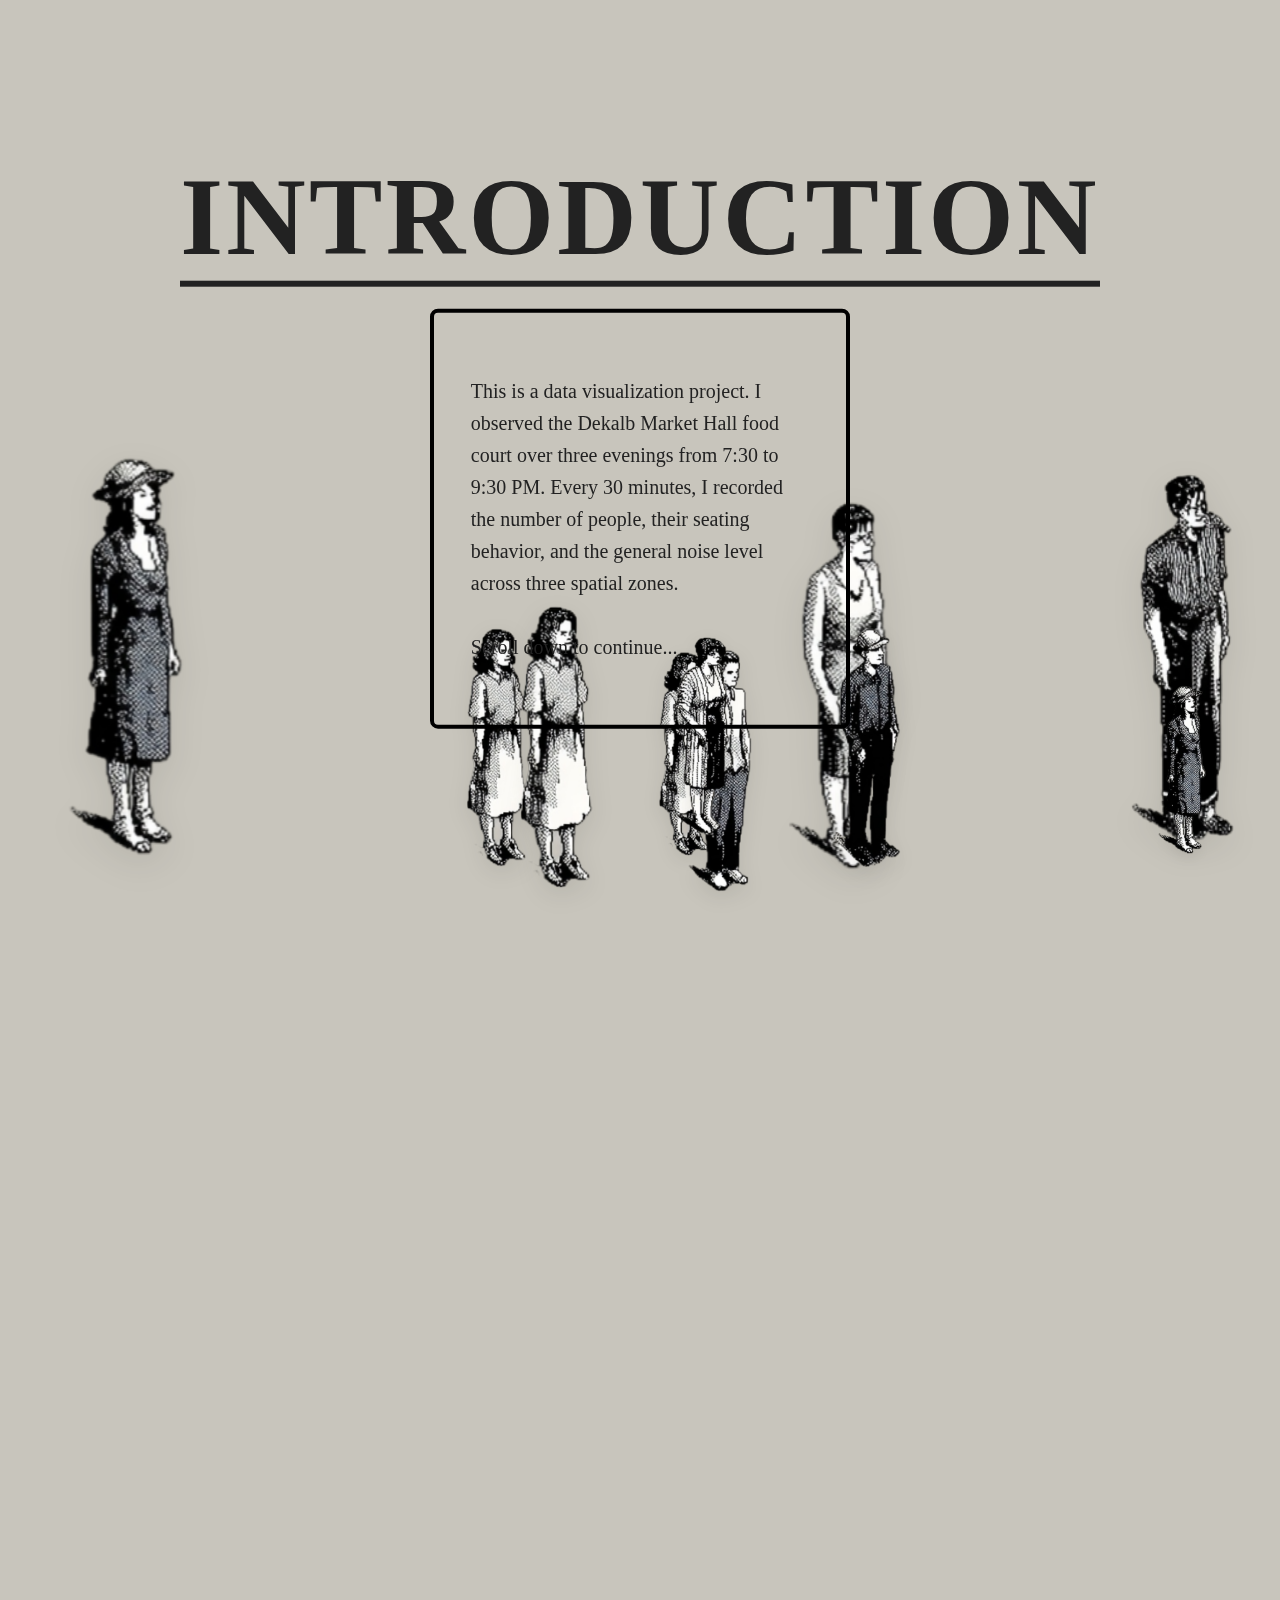
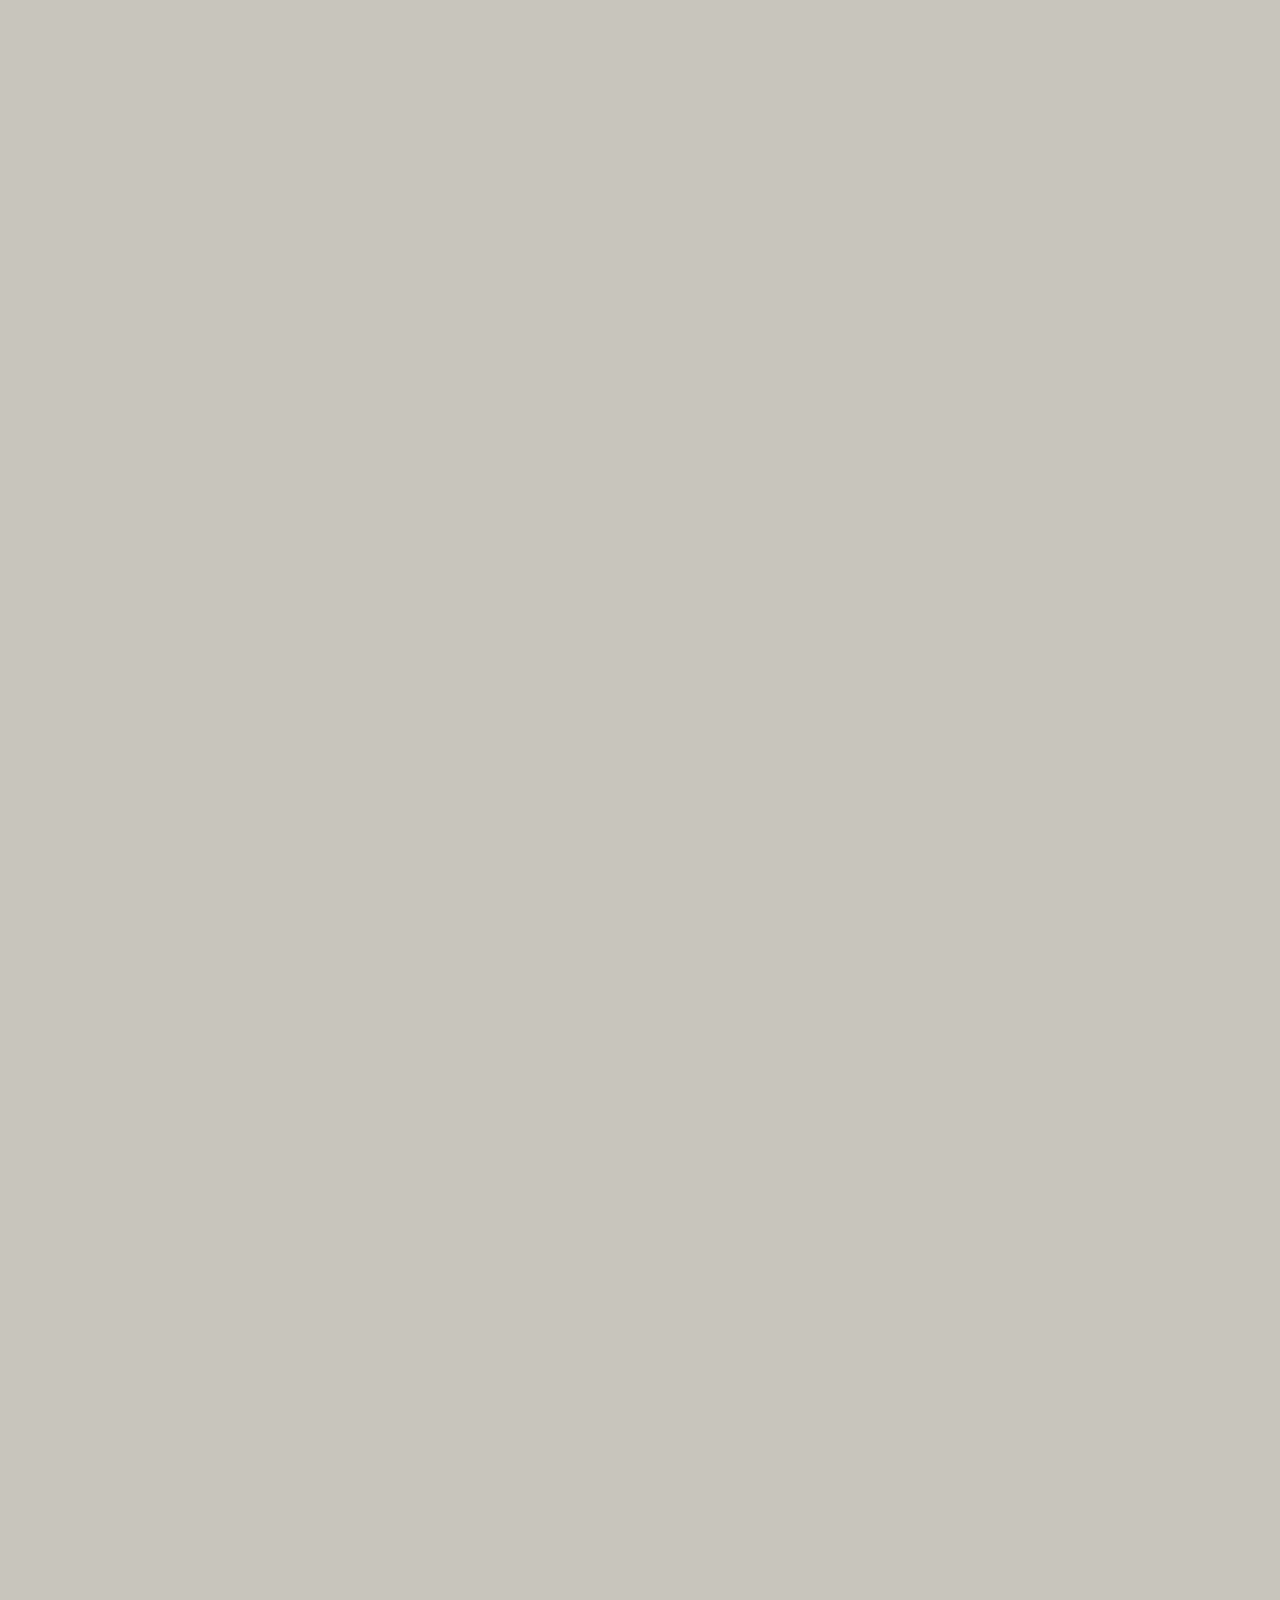
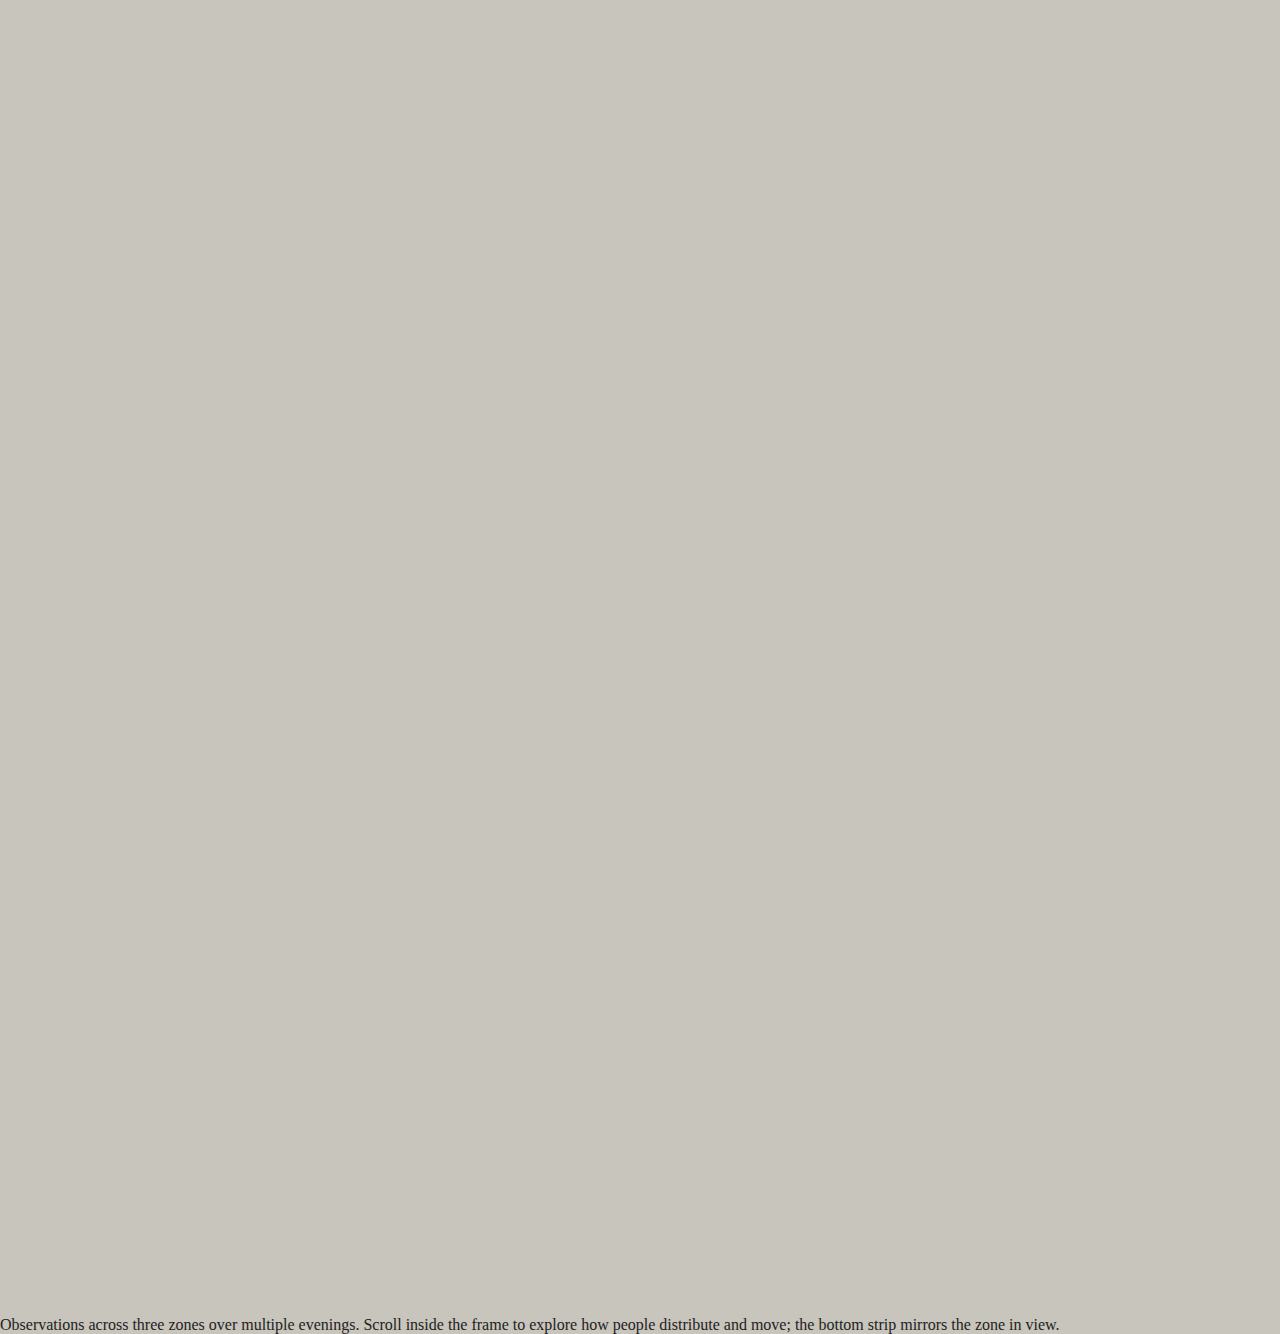
<file: index.html>
<!DOCTYPE html>
<html lang="zh-CN">
<head>
  <meta charset="utf-8" />
  <meta name="viewport" content="width=device-width, initial-scale=1" />
  <title>Zones Crowd Scroll</title>
  <link rel="stylesheet" href="style.css" />
</head>
<body>

  <!-- 居中相框（新增） -->
  <div class="frame">
    <main>
      <!-- 首页：项目简介 -->
      <section class="screen intro">
        <div class="centerHUD introHUD">
          <h1 id="introTitle">INTRODUCTION</h1>
          <div class="square-frame">
            <p>
              This is a data visualization project. I observed the Dekalb Market Hall food court over three evenings from 7:30 to 9:30 PM.
              Every 30 minutes, I recorded the number of people, their seating behavior, and the general noise level across three spatial zones.
              <br><br>
              Scroll down to continue...
            </p>
          </div>
        </div>
      </section>

      <!-- 三个区域页 -->
      <section class="screen" data-zone="1"
        data-title="ZONE1"
        data-text="Zone 1 consistently attracts more people and longer stays. It contains lots of long tables and more seats. It is normally the noisiest zone.">
      </section>

      <section class="screen" data-zone="2"
        data-title="ZONE2"
        data-text="Zone 2 is filled with small round tables for pairs. It often becomes full, and people tend to stay longer.">
      </section>

      <section class="screen" data-zone="3"
        data-title="ZONE3"
        data-text="Zone 3 remains a passing area. It is the quietest zone. Only when other areas are full will people come here. Normally, people prefer to wait for takeouts here. Scroll to continue. ">
      </section>

      <!-- 隐形触发器 -->
      <section class="screen end-trigger"></section>
    </main>

    <!-- 中心 HUD（放到相框内） -->
    <div class="centerHUD zoneHUD is-hidden">
      <h1 id="hudTitle">ZONE1</h1>
      <div class="square-frame">
        <p id="hudText">Zone 1 consistently attracts more people and longer stays…</p>
      </div>
    </div>

    <!-- 底部人物轨道（放到相框内） -->
    <div class="people-strip" id="peopleStrip" aria-hidden="true">
      <div class="panel" data-zone="1"></div>
      <div class="panel" data-zone="2"></div>
      <div class="panel" data-zone="3"></div>
    </div>
  </div>

  <!-- 相框下的说明段落（新增，可改文案） -->
  <p class="frame-caption">
    Observations across three zones over multiple evenings. Scroll inside the frame to explore how people distribute and move; the bottom strip mirrors the zone in view.
  </p>

  <script src="main.js"></script>
  <script>
    // 监听页面滚动到底部时跳转
    const endTrigger = document.querySelector(".end-trigger");
    const ioEnd = new IntersectionObserver((entries)=>{
      if(entries[0].isIntersecting){
        setTimeout(()=>{ window.location.href = "flow.html"; }, 1000);
      }
    },{threshold:0.5});
    ioEnd.observe(endTrigger);
  </script>
</body>
</html>
</file>
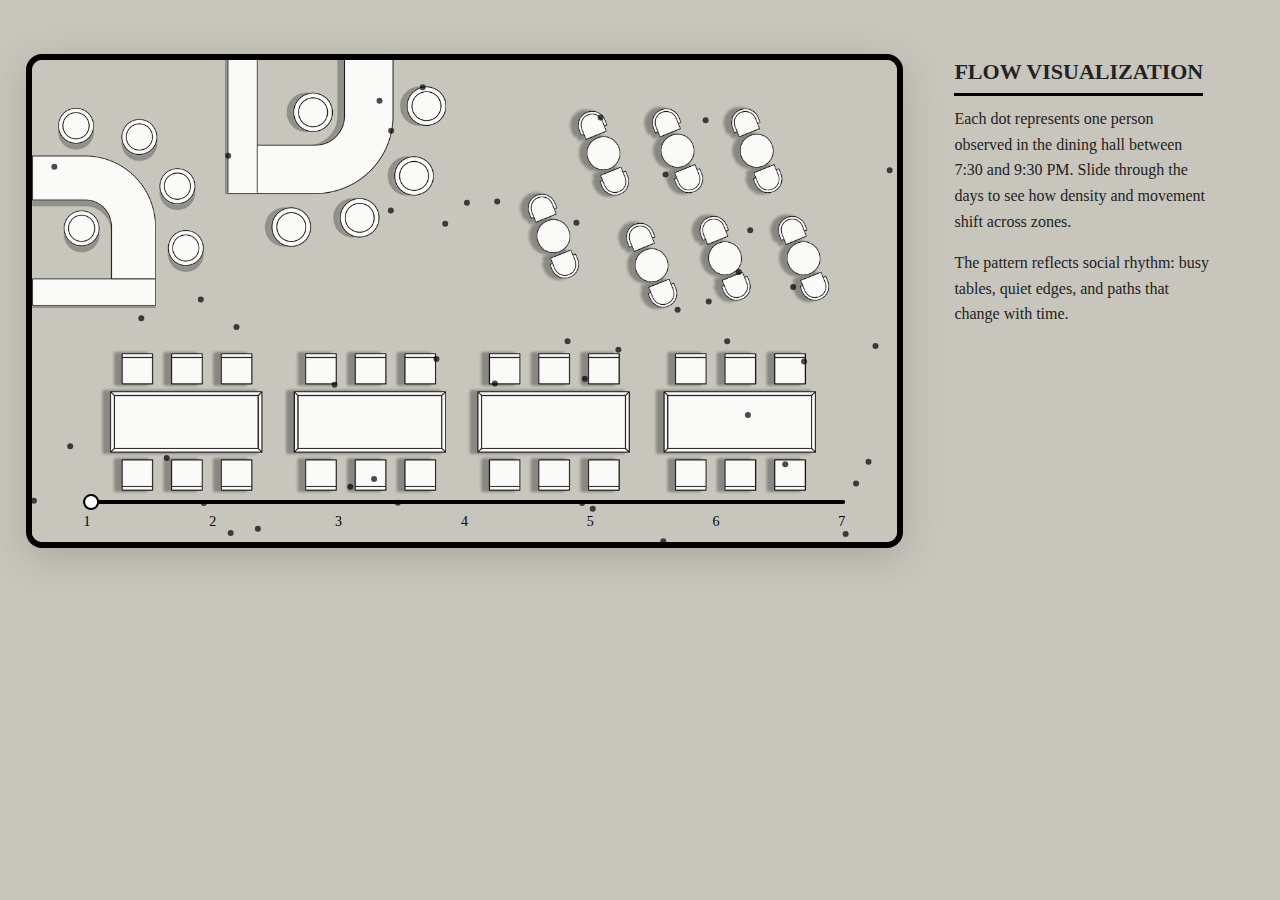
<file: flow.html>
<!DOCTYPE html>
<html lang="zh-CN">
<head>
  <meta charset="UTF-8" />
  <title>Flow</title>
  <meta name="viewport" content="width=device-width, initial-scale=1" />
  <!-- 只引入 flow.css，避免与 style.css 冲突 -->
  <link rel="stylesheet" href="flow.css" />
</head>
<body>

  <div class="flow-layout">
    <!-- 左侧相框 -->
    <div class="flow-frame">
      <div class="map" id="map">
        <img src="assets/dining_shadow.png" alt="Dining plan" />
        <div class="agents-layer" id="agentsLayer"></div>

        <!-- 时间轴 -->
        <section class="floating-ui" aria-label="timeline">
          <div class="timeline-track">
            <input id="dayRange" type="range" min="1" max="7" step="1" value="1" />
            <div class="ticks">
              <button data-day="1">1</button>
              <button data-day="2">2</button>
              <button data-day="3">3</button>
              <button data-day="4">4</button>
              <button data-day="5">5</button>
              <button data-day="6">6</button>
              <button data-day="7">7</button>
            </div>
          </div>
        </section>
      </div>
    </div>

    <!-- 右侧说明 -->
    <aside class="flow-side-text">
      <h2>Flow Visualization</h2>
      <p>
        Each dot represents one person observed in the dining hall between 7:30 and 9:30 PM.
        Slide through the days to see how density and movement shift across zones.
      </p>
      <p>
        The pattern reflects social rhythm: busy tables, quiet edges, and paths that change with time.
      </p>
    </aside>
  </div>

  <!-- 你的黑点脚本 -->
  <script src="flow.js"></script>

  <!-- 极简自检（不会影响功能） -->
  <script>
    window.addEventListener('DOMContentLoaded', () => {
      const ok = document.getElementById('agentsLayer');
      if (!ok) console.error('❌ 没找到 #agentsLayer，请确认 HTML 结构。');
      else console.log('✅ Flow 页面结构加载完成。');
    });
  </script>
</body>
</html>
</file>
<file: style.css>
:root { --bg:#C8C5BC; --ink:#222; }

/* 全局 */
* { box-sizing: border-box; }
html, body { height: 100%; }
body {
  margin: 0;
  background: var(--bg);
  color: var(--ink);
  font-family: "Times New Roman", Times, serif;
  overflow-x: hidden;
  animation: fadeIn 1.2s ease forwards; /* 页面淡入 */
}

/* 每屏作为滚动锚点（只影响 index.html） */
.screen { height: 100dvh; }

/* ===== 通用居中 HUD（Intro & Zone 共用） ===== */
.centerHUD {
  position: fixed;
  left: 50%; top: 50%;
  transform: translate(-50%, -50%) translateY(var(--hudYOffset,0)) scale(var(--hudScale,1));
  z-index: 20;
  text-align: center;
  width: min(92vw, 1100px);
  transition: opacity .35s ease, transform .35s ease;
  opacity: 1;
  pointer-events: auto;
}

/* 标题 */
.centerHUD h1 {
  margin: 0 0 .6rem;
  font-size: clamp(34px, 10vw, 110px);
  letter-spacing: .03em;
  text-transform: uppercase;
  border-bottom: 6px solid var(--ink);
  display: inline-block;
}

/* 黑色正方形容器（装段落） */
.square-frame {
  width: min(52vw, 420px);
  aspect-ratio: 1 / 1;
  margin: 12px auto 18px;
  border: 4px solid #000;
  border-radius: 8px;
  display: flex;
  align-items: center;
  justify-content: center;
  padding: 18px;
  background: transparent; /* 需要半透明白可改为 rgba(255,255,255,.55) */
}

/* 容器里的段落 */
.square-frame p {
  margin: 0;
  line-height: 1.6;
  font-size: clamp(14px, 2.2vw, 20px);
  max-width: 90%;
  text-align: left;
  text-wrap: pretty;
}

/* 隐藏状态（用于 Intro 淡出或 Zone HUD 初始隐藏） */
.centerHUD.is-hidden {
  opacity: 0;
  --hudYOffset: -8px;
  --hudScale: .98;
  visibility: hidden;
  pointer-events: none;
}

/* ===== 底部人群轨道（只影响 index.html） ===== */
.people-strip{
  position: fixed; inset: auto 0 0 0;
  height: 36dvh; pointer-events: none; z-index: 5;
  transform: translateX(0);
  transition: transform 900ms cubic-bezier(.22,.61,.36,1);
  will-change: transform;
  display: grid; grid-auto-flow: column; grid-auto-columns: 100vw;
}
.panel { position: relative; height: 100%; }

.person{
  position: absolute; bottom: 0; transform-origin: bottom center;
  filter: drop-shadow(0 1px 0 rgba(0,0,0,.04)) drop-shadow(0 8px 12px rgba(0,0,0,.08));
  user-select: none;
}
.person img{
  display: block; height: auto; width: auto; max-height: 34dvh; object-fit: contain;
}

/* 轻微上下漂移 */
@keyframes bob { 0%,100%{transform:translateY(0)} 50%{transform:translateY(-6px)} }
.person.bob { animation: bob 3.8s ease-in-out infinite; animation-delay: var(--delay,0s); }

/* ===== Flow 页面：地图与小黑点 ===== */

/* 地图容器 */
.map {
  position: fixed;
  inset: 0;
  overflow: hidden;
  background: #C8C5BC; /* 同色兜底背景（图2色） */
}

/* 背景图在底层 */
.map img {
  position: absolute;
  inset: 0;
  width: 100%;
  height: 100%;
  object-fit: cover;
  display: block;
  opacity: 0.9;
  z-index: 0; /* 最底层 */
}

/* 放黑点的层在图片上方 */
.agents-layer {
  position: absolute;
  inset: 0;
  z-index: 2;       /* 在图片之上 */
  pointer-events: none;
}

/* 小黑点（统一规则：仅由 JS 控制 transform，CSS 不再改 transform） */
.agent {
  position: absolute;
  left: 0; top: 0;
  width: 6px;
  height: 6px;
  background: #000;
  border-radius: 50%;
  opacity: 0.72;
  filter: blur(0.4px);
  transition: opacity 0.6s ease, transform 0.2s linear;
  will-change: transform, opacity;
  animation: breathe 3s ease-in-out infinite; /* 只动透明度，不动 transform */
}

/* 轻微呼吸：避免覆盖 JS 的 transform */
@keyframes breathe {
  0%, 100% { opacity: 0.62; }
  50%      { opacity: 0.88; }
}

/* ===== 时间轴 UI（Flow 页面） ===== */
.floating-ui {
  position: fixed;
  bottom: 30px;
  left: 50%;
  transform: translateX(-50%);
  width: 60%;
  text-align: center;
  z-index: 5;         /* 高于黑点层 */
  pointer-events: auto;
}

/* 轨道 */
.timeline-track { position: relative; }

/* 滑动条 */
.timeline-track input[type="range"] {
  width: 100%;
  appearance: none;
  height: 4px;
  background: #000;
  cursor: pointer;
  outline: none;
  border-radius: 2px;
}

/* 滑块（圆点） */
.timeline-track input[type="range"]::-webkit-slider-thumb {
  appearance: none;
  width: 16px;
  height: 16px;
  border-radius: 50%;
  background: #fff;
  border: 2px solid #000;
  cursor: pointer;
  transition: transform 0.2s ease;
}
.timeline-track input[type="range"]::-webkit-slider-thumb:hover {
  transform: scale(1.2);
}

/* 刻度数字 */
.ticks {
  display: flex;
  justify-content: space-between;
  margin-top: 6px;
}
.ticks button {
  border: none;
  background: none;
  color: #000;
  font-size: 14px;
  cursor: pointer;
  font-family: "Times New Roman", serif;
  transition: opacity 0.3s ease;
}
.ticks button:hover { opacity: 0.6; }

/* 页面淡入 */
@keyframes fadeIn { from { opacity: 0; } to { opacity: 1; } }


/* 让 Flow 在相框内铺满，而不是全屏 fixed */
.frame .map { position: absolute; inset: 0; }

/* 时间轴在相框内定位而不是 fixed 到窗口 */
.frame .floating-ui {
  position: absolute;
  left: 50%;
  transform: translateX(-50%);
  bottom: 12px;
  width: 88%;
  z-index: 5;
}
</file>
<file: flow.css>
:root {
  --bg: #C8C5BC;
  --ink: #222;
}

/* 全局 */
* { box-sizing: border-box; margin: 0; padding: 0; }
html, body { height: 100%; }
body {
  background: var(--bg);
  color: var(--ink);
  font-family: "Times New Roman", serif;
  overflow-x: hidden;
  display: flex;
  justify-content: center;
  align-items: flex-start;
  min-height: 100vh;
  animation: fadeIn 1.2s ease forwards;
}

/* 布局：左相框 + 右文字 */
.flow-layout {
  display: flex;
  justify-content: center;
  align-items: flex-start;
  gap: 4vw;
  max-width: 1400px;
  margin: 6vh auto;
  padding: 0 2vw;
  width: 100%;
}

/* 相框（左侧） */
.flow-frame {
  flex: 1 1 70%;
  aspect-ratio: 16 / 9;
  border: 6px solid #000;
  border-radius: 16px;
  background: var(--bg);
  box-shadow: 0 10px 40px rgba(0,0,0,.15);
  position: relative;
  overflow: hidden;
  min-height: 360px; /* 保险：小屏也有高度 */
}

/* 地图容器放相框内 */
.map {
  position: absolute;
  inset: 0;
  overflow: hidden;
  background: #C8C5BC;
  z-index: 0;
}
.map img {
  position: absolute;
  inset: 0;
  width: 100%;
  height: 100%;
  object-fit: cover;
  display: block;
  opacity: 0.9;
  z-index: 0;
}

/* 黑点层在图片上方 */
.agents-layer {
  position: absolute;
  inset: 0;
  z-index: 2;
  pointer-events: none;
}

/* 小黑点 */
.agent {
  position: absolute;
  width: 6px;
  height: 6px;
  background: #000;
  border-radius: 50%;
  opacity: 0.7;
  filter: blur(0.4px);
  transform: translate(-50%, -50%);
  transition: opacity 0.6s ease, transform 0.2s linear;
  animation: breathe 3s ease-in-out infinite;
}
@keyframes breathe { 0%,100%{opacity:.6} 50%{opacity:.9} }

/* 时间轴在相框底部 */
.floating-ui {
  position: absolute;
  bottom: 12px;
  left: 50%;
  transform: translateX(-50%);
  width: 88%;
  text-align: center;
  z-index: 5;
  pointer-events: auto;
}
.timeline-track { position: relative; }
.timeline-track input[type="range"] {
  width: 100%;
  appearance: none;
  height: 4px;
  background: #000;
  cursor: pointer;
  border-radius: 2px;
  outline: none;
}
.timeline-track input[type="range"]::-webkit-slider-thumb {
  appearance: none;
  width: 16px; height: 16px;
  border-radius: 50%;
  background: #fff;
  border: 2px solid #000;
  cursor: pointer;
  transition: transform .2s ease;
}
.timeline-track input[type="range"]::-webkit-slider-thumb:hover { transform: scale(1.2); }
.ticks {
  display: flex; justify-content: space-between;
  margin-top: 6px;
}
.ticks button {
  border: none; background: none; color: #000;
  font-size: 14px; cursor: pointer; font-family: "Times New Roman", serif;
  transition: opacity .3s ease;
}
.ticks button:hover { opacity: .6; }

/* 右侧文案 */
.flow-side-text {
  flex: 0 0 300px;
  color: var(--ink);
  line-height: 1.6;
}
.flow-side-text h2 {
  font-size: 22px;
  text-transform: uppercase;
  margin-bottom: 10px;
  border-bottom: 3px solid #000;
  display: inline-block;
  padding-bottom: 4px;
}
.flow-side-text p {
  font-size: 16px;
  margin-bottom: 1em;
  max-width: 32ch;
}

/* 响应式 */
@media (max-width: 960px) {
  .flow-layout { flex-direction: column; align-items: center; gap: 18px; }
  .flow-side-text { flex: 0 1 auto; max-width: 92vw; text-align: center; }
}

/* 页面淡入 */
@keyframes fadeIn { from { opacity: 0; } to { opacity: 1; } }
</file>
